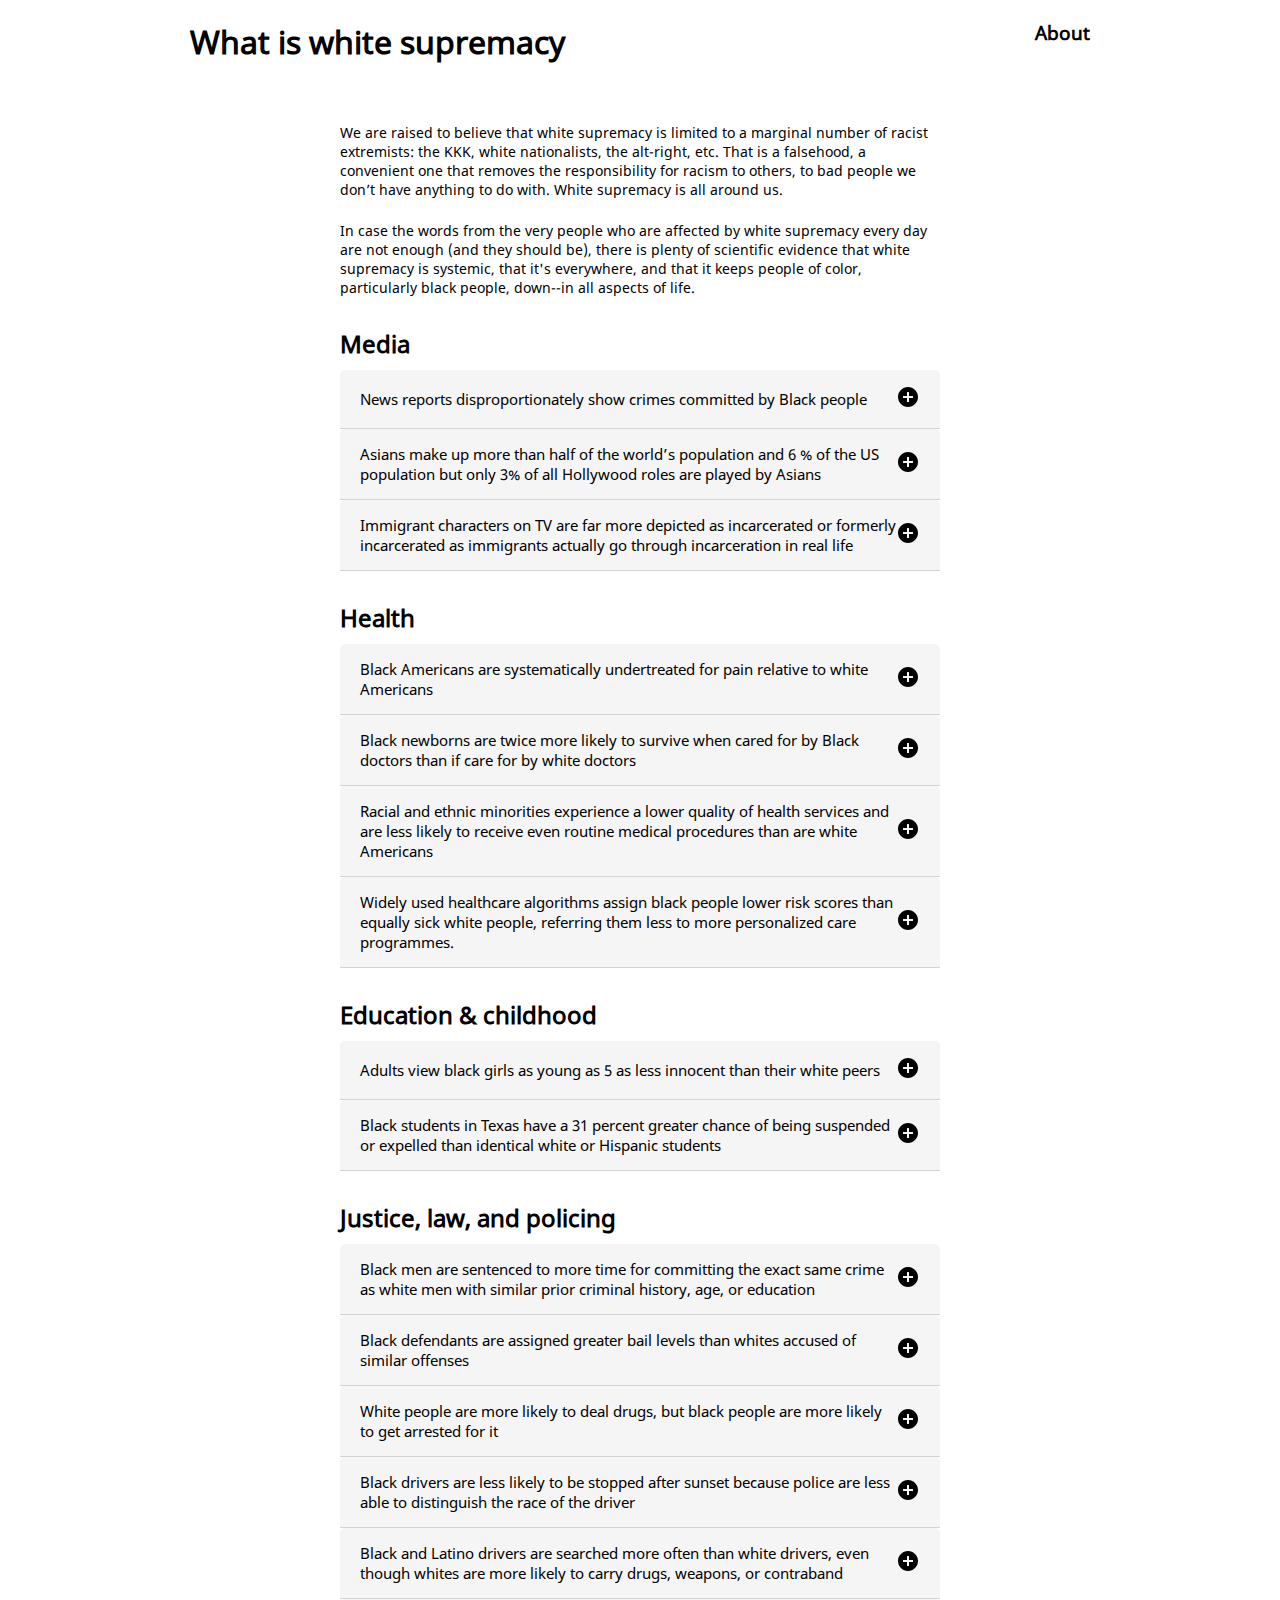
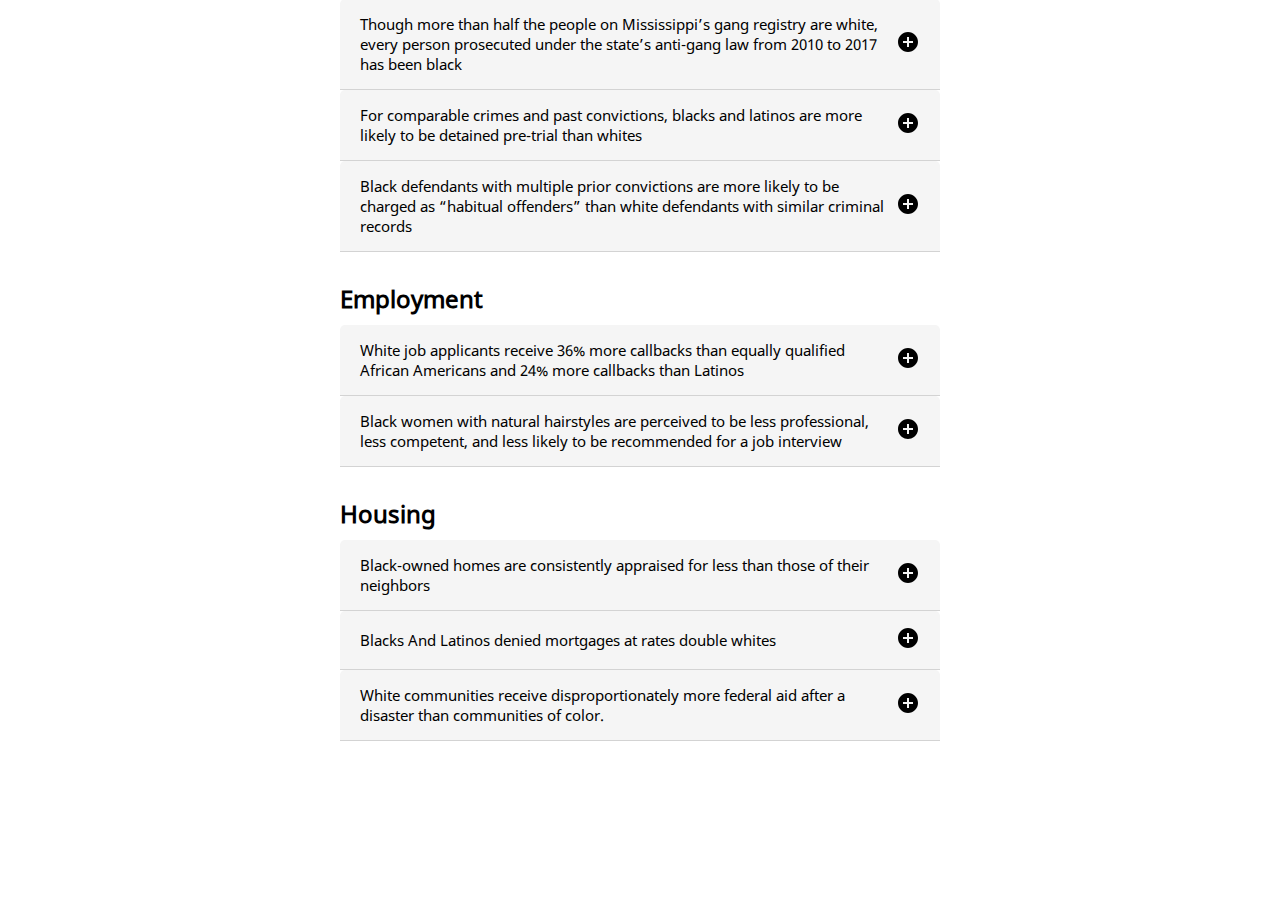
<file: index.html>
<!DOCTYPE html>

<html>

    <head>
        <link href="resources/css/main.css" rel="stylesheet">
        <meta name="viewport" content="width=device-width,initial-scale=1">
        <title>
            What is white supremacy
        </title>
    </head>

    <body>
        <nav>
            <h1><a href="/index.html">What is white supremacy</a></h1>

            <div id="menu">
                <h3><a href="./html/about.html">About</a></h3>
            </div>
        </nav>

        <div class="main">

            <div id="description">
                <p>We are raised to believe that white supremacy is limited to a marginal number of racist extremists: the KKK, white nationalists, the alt-right, etc. That is a falsehood, a convenient one that removes the responsibility for racism to others, to bad people we don’t have anything to do with. White supremacy is all around us.</p>
                <br>
                <p>In case the words from the very people who are affected by white supremacy every day are not enough (and they should be), there is plenty of scientific evidence that white supremacy is systemic, that it's everywhere, and that it keeps people of color, particularly black people, down--in all aspects of life.</p>
            </div>

<!--START MEDIA-->
            <div class="section">
                <h2>Media</h2>
            
                <div class="accordions">
                    <button class="accordion">News reports disproportionately show crimes committed by Black people</button>
                    <div class="accordion-content">
                        <div class="content">
                            <p>New York City local news stations are representing 3 out of every 4 criminals as Black (75%), when the NYPD’s actual Black arrest rate is only 2 out of 4 people (51%).</p>
                            <br>
                            <a target= _blank href="https://s3.amazonaws.com/s3.colorofchange.org/images/ColorOfChangeNewsAccuracyReportCardNYC.pdf">Full study (2015)</a>
                        </div>
                    </div>

                    <button class="accordion">Asians make up more than half of the world’s population and 6 % of the US population but only 3% of all Hollywood roles are played by Asians</button>
                    <div class="accordion-content">
                        <div class="content">
                            <p>Even though Asians, for example, make up more than half of the world’s population, and just under 6 % of the US population, only 3% of all roles in 2017 and 2018 were played by Asians.</p>
                             <br>
                            <a target= _blank href="https://socialsciences.ucla.edu/wp-content/uploads/2018/02/UCLA-Hollywood-Diversity-Report-2018-2-27-18.pdf">Full study (2018)</a>
                        </div>
                    </div>

                    <button class="accordion">Immigrant characters on TV are far more depicted as incarcerated or formerly incarcerated as immigrants actually go through incarceration in real life</button>
                    <div class="accordion-content">
                        <div class="content">
                            <p>In a study, ten percent of TV immigrants were connected with incarceration, meaning either they were depicted as currently incarcerated or there was a reference to previous or future incarceration. There is no reliable data on the percentage of immigrants who are incarcerated, but research from the CATO Institute shows that undocumented immigrants “are 47 percent less likely to be incarcerated than native-born Americans and legal immigrants are 78 percent less likely to be incarcerated than natives.”
                            </p>
                             <br>
                            <a target= _blank href="https://download.defineamerican.com/2020/09/Change-the-Narrative-Change-the-World.pdf">Full study (2018)</a>
                        </div>
                    </div>
<!--END MEDIA-->

<!--START HEALTH-->
            <div class="section">
                <h2>Health</h2>

                <div class="accordions">

                    <button class="accordion">Black Americans are systematically undertreated for pain relative to white Americans</button>
                    <div class="accordion-content">
                        <div class="content">
                            <p>Half of white medical trainees believe such myths as black people have thicker skin or less sensitive nerve endings than white people. Following from this belief,  Black patients are 22% less likely than white patients to receive any pain medication.</p>
                            <br>
                            <p><a target= _blank href="https://www.aamc.org/news-insights/how-we-fail-black-patients-pain">Read more</a> | <a target= _blank href="https://www.ncbi.nlm.nih.gov/pmc/articles/PMC4843483/">Full study (2016)</a> </p>
                        </div>
                    </div>

                    <button class="accordion">Black newborns are twice more likely to survive when cared for by Black doctors than if care for by white doctors</button>
                    <div class="accordion-content">
                        <div class="content">
                            <p>
                                Researchers analyzed data of 1.8 million hospital births in Florida, occurring between 1992 and 2015, and determined the race of the physicians who were in charge of the birth of each infant. 
                                <br>
                                The findings suggest that when Black physicians were in charge of the birth of Black babies, their mortality rate was cut in half; and when Black newborns were cared for by white doctors, they were about three times more likely to die in the hospital — when compared with white babies.
                            </p>
                            <br>
                            <p><a target= _blank href="https://www.nydailynews.com/news/national/ny-black-newborns-likely-survive-doctors-study-20200818-7sbpsebrbbhdda6enu5icgsgcm-story.html">Read more</a> | <a target= _blank href="https://www.pnas.org/content/117/35/21194">Full study (2020)</a> </p>
                        </div>
                    </div>

                    <button class="accordion">Racial and ethnic minorities experience a lower quality of health services and are less likely to receive even routine medical procedures than are white Americans</button>
                    <div class="accordion-content">
                        <div class="content">
                            <p>A large body of published research reveals that racial and ethnic minorities experience a lower quality of health services, and are less likely to receive even routine medical procedures than are white Americans.</p>
                            <br>
                            <p><b>Even when variations in such factors as insurance status, income, age, co-morbid conditions, and symptom expression are taken into account</b>, African Americans – and in some cases, Hispanics – are less likely to receive appropriate cardiac medication or to undergo coronary artery bypass surgery, are less likely to receive hemodialysis and kidney transplantation, and are likely to receive a lower quality of basic clinical services such as intensive care.</p>
                            <br>
                            <p><a target= _blank href="https://www.ncbi.nlm.nih.gov/books/NBK220355/">Summary</a> | <a target= _blank href="https://www.ncbi.nlm.nih.gov/books/NBK220358/">Full study (2002)</a> </p>
                        </div>
                    </div>

                    <button class="accordion">Widely used healthcare algorithms assign black people lower risk scores than equally sick white people, referring them less to more personalized care programmes.</button>
                    <div class="accordion-content">
                        <div class="content">
                            <p>An algorithm widely used in US hospitals was less likely to refer black people than white people who were equally sick to programmes that aim to improve care for patients with complex medical needs. Hospitals and insurers use the algorithm and others like it to help manage care for about 200 million people in the United States each year.</p>
                            <br>
                            <p>Remedying this disparity would increase the percentage of Black patients receiving additional help from 17.7 to 46.5%.</p>
                            <br>
                            <p><a target= _blank href="https://www.nature.com/articles/d41586-019-03228-6">Read more</a> | <a target= _blank href="https://www.science.org/lookup/doi/10.1126/science.aax2342">Full study (2019)</a></p>
                        </div>
                    </div>



<!--END HEALTH-->

<!--START EDUCATION & CHILDHOOD-->

            <div class="section">
                <h2>Education & childhood</h2>

                <div class="accordions">

                    <button class="accordion">Adults view black girls as young as 5 as less innocent than their white peers</button>
                    <div class="accordion-content">
                        <div class="content">
                            <p>A study by Georgetown Law’s Center on Poverty and Inequality finds that adults view black girls as less innocent and more adult-like than their white peers, especially in the age range of 5-14. The study applied statistical analysis to a survey of 325 adults from a variety of racial and ethnic backgrounds and educational levels across the United States.</p>
                            <br>
                            <p>The report reveals that adults think:</p>
                            <br>
                            <ul>
                                <li>Black girls seem older than white girls of the same age</li>
                                <li>Black girls need less nurturing than white girls</li>
                                <li>Black girls need less protection than white girls</li>
                                <li>Black girls need to be supported less than white girls</li>
                                <li>Black girls need to be comforted less than white girls</li>
                                <li>Black girls are more independent than white girls</li>
                                <li>Black girls know more about adult topics than white girls.</li>
                                <li>Black girls know more about sex than white girls.</li>                                
                            </ul>
                            <br>
                            <p><a target= _blank href="https://www.law.georgetown.edu/news/black-girls-viewed-as-less-innocent-than-white-girls-georgetown-law-research-finds-2/">Read more</a> | <a target= _blank href="https://www.law.georgetown.edu/poverty-inequality-center/wp-content/uploads/sites/14/2017/08/girlhood-interrupted.pdf">Full study (2017)</a> </p>
                        </div>
                    </div>

                    <button class="accordion">Black students in Texas have a 31 percent greater chance of being suspended or expelled than identical white or Hispanic students</button>
                    <div class="accordion-content">
                        <div class="content">
                            <p>The research team examined individual school records and school campus data pertaining to all seventh-grade public school students in Texas in 2000, 2001, and 2002. The study group size and rich datasets from the education and juvenile justice systems made it possible to conduct multivariate analyses. Using this approach, the researchers could control for 83 variables, effectively isolating the impact that independent factors had on the likelihood of a student’s being suspended and expelled.</p>
                            <br>
                            <p>Isolating the effect of race alone on disciplinary actions, they found that African-American students had a 31 percent higher likelihood of a school discretionary action, compared to otherwise identical white and Hispanic students.</p>
                            <br>
                            <p><a target= _blank href="https://knowledgecenter.csg.org/kc/system/files/Breaking_School_Rules.pdf">Full study (2011)</a> </p>
                        </div>
                    </div>

<!--END EDUCATION & CHILDHOOD-->

<!--START JUSTICE & LAW-->

            <div class="section">
                <h2>Justice, law, and policing</h2>

                <div class="accordions">

                    <button class="accordion">Black men are sentenced to more time for committing the exact same crime as white men with similar prior criminal history, age, or education</button>
                    <div class="accordion-content">
                        <div class="content">
                            <p>Black men who commit the same crimes as white men receive federal prison sentences that are, on average, nearly 20 percent longer, according to a report on sentencing disparities from the United States Sentencing Commission (USSC). These disparities were observed “after controlling for a wide variety of sentencing factors,” including age, education, citizenship, weapon possession and prior criminal history.</p>
                            <br>
                            <p><a target= _blank href="https://www.washingtonpost.com/news/wonk/wp/2017/11/16/black-men-sentenced-to-more-time-for-committing-the-exact-same-crime-as-a-white-person-study-finds/">Read more</a></p>
                        </div>
                    </div>

                    <button class="accordion">Black defendants are assigned greater bail levels than whites accused of similar offenses</button>
                    <div class="accordion-content">
                        <div class="content">
                            <p>Researchers analyzed bail in five large U.S. counties found that blacks received $7,000 higher bail than whites for violent crimes, $13,000 higher for drug crimes and $10,000 higher for crimes related to public order. These disparities were calculated after adjusting for the seriousness of the crime, criminal history and other variables.</p>
                            <br>
                            <p><a target= _blank href="https://papers.ssrn.com/sol3/papers.cfm?abstract_id=1990324">Full study (2011)</a> </p>
                        </div>
                    </div>

                    <button class="accordion">White people are more likely to deal drugs, but black people are more likely to get arrested for it</button>
                    <div class="accordion-content">
                        <div class="content">
                            <p>Blacks are far more likely than whites to be arrested for selling drugs (3.6 times more likely) or possessing drugs (2.5 times more likely). This is despite the fact that data from the 2012 National Survey on Drug Use and Health shows that 6.6 percent of white adolescents and young adults (aged 12 to 25) sold drugs, compared to just 5.0 percent of blacks (a 32 percent difference).</p>
                            <br>
                            <p><a target= _blank href="https://www.brookings.edu/blog/social-mobility-memos/2014/09/30/how-the-war-on-drugs-damages-black-social-mobility/">Read more</a></p>
                        </div>
                    </div>

                    <button class="accordion">Black drivers are less likely to be stopped after sunset because police are less able to distinguish the race of the driver</button>
                    <div class="accordion-content">
                        <div class="content">
                            <p>Researchers assessed racial disparities in policing in the United States by compiling and analyzing a dataset detailing nearly 100 million traffic stops carried out by 21 state patrol agencies and 35 municipal police departments over almost a decade. We found that black drivers were less likely to be stopped after sunset, when a ‘veil of darkness’ masks one’s race, suggesting bias in stop decisions: officers who engage in racial profiling are less able to identify a driver’s race after dark than during the day.</p>
                            <br>
                            <p><a target= _blank href="https://www.nature.com/articles/s41562-020-0858-1">Full study (2020)</a> </p>
                        </div>
                    </div>

                    <button class="accordion">Black and Latino drivers are searched more often than white drivers, even though whites are more likely to carry drugs, weapons, or contraband</button>
                    <div class="accordion-content">
                        <div class="content">
                            <p>During traffic stops, 24% of black drivers and passengers were searched, compared with 16% of Latinos and 5% of whites. Yet whites were found with drugs, weapons or other contraband in 20% of searches, compared with 17% for blacks and 16% for Latinos. The totals include both searches of the vehicles and pat-down searches of the occupants.</p>
                            <br>
                            <p><a target= _blank href="https://www.latimes.com/local/lanow/la-me-lapd-searches-20190605-story.html">Full analysis (2019)</a> </p>
                        </div>
                    </div>

                    <button class="accordion">Though more than half the people on Mississippi’s gang registry are white, every person prosecuted under the state’s anti-gang law from 2010 to 2017 has been black</button>
                    <div class="accordion-content">
                        <div class="content">
                            <p>In August 2017, the Mississippi Association of Gang Investigators said 53 percent of verified gang members in Mississipi are white. But journalists learnt that everyone arrested under the 2010 gang law through 2017 were African American.</p>
                            <br>
                            <p><a target= _blank href="https://www.jacksonfreepress.com/news/2018/mar/29/only-black-people-prosecuted-under-mississippi-gan/">Read more</a></p>
                        </div>
                    </div>

                    <button class="accordion">For comparable crimes and past convictions, blacks and latinos are more likely to be detained pre-trial than whites</button>
                    <div class="accordion-content">
                        <div class="content">
                            <p>Researchers looked at 222,542 cases in the New York County District Attorney’s Office in 2010-2011. When controlling for the influence of other factors, including charge seriousness and prior record, compared to white defendants, blacks were 10% more likely (odds ratio = 1.48), Latinos 3% more likely (odds ratio = 1.14), and Asians 21% less likely (odds ratio = 0.41) to be detained. Racial disparities in pretrial detention were particularly large for misdemeanor person offenses where blacks were 20% more likely than whites to be detained.</p>
                            <br>
                            <p><a target= _blank href="https://www.ncjrs.gov/pdffiles1/nij/grants/247227.pdf">Full report (2014)</a> </p>
                        </div>
                    </div>

                    <button class="accordion">Black defendants with multiple prior convictions are more likely to be charged as “habitual offenders” than white defendants with similar criminal records</button>
                    <div class="accordion-content">
                        <div class="content">
                            <p>Researchers who examined the application of the "habitual-offender" sentence enhancement for offenders in Florida in 1992 and 1993 found that black defendants with multiple prior convictions are 28 percent more likely to be charged as “habitual offenders” than white defendants with similar criminal records. The authors conclude that “assessments of dangerousness and culpability are linked to race and ethnicity, even after offense seriousness and prior record are controlled.”</p>
                            <br>
                            <p><a target= _blank href="http://citeseerx.ist.psu.edu/viewdoc/download?doi=10.1.1.821.8079&rep=rep1&type=pdf">Full study (2008)</a> </p>
                        </div>
                    </div>

<!--END JUSTICE & LAW-->

<!--START EMPLOYMENT-->

            <div class="section">
                <h2>Employment</h2>

                <div class="accordions">

                    <button class="accordion">White job applicants receive 36% more callbacks than equally qualified African Americans and 24% more callbacks than Latinos</button>
                    <div class="accordion-content">
                        <div class="content">
                            <p>Researchers looked at two kinds of experiments: résumé and in-person audits. In the first, researchers send out résumés with similar levels of education, experience, and so on, but the names differ so some résumés have a stereotypically black or Latino name and the others have a stereotypically white name. In the second, applicants go in-person to apply for a job; they each share similar qualifications, but some are white while others are black or brown.</p>
                            <br>
                            <p>
                                In total, the researchers produced 24 studies with 30 estimates of discrimination for black and Latino Americans, collectively representing more than 54,000 applications submitted for more than 25,000 positions.
                            </p>
                            <br>
                            <p>
                                They concluded that, on average, “white applicants receive 36% more callbacks than equally qualified African Americans” while “white applicants receive on average 24% more callbacks than Latinos.”
                            </p>
                            <br>
                            <p><a target= _blank href="https://www.vox.com/identities/2017/9/18/16307782/study-racism-jobs">Read more</a> | <a target= _blank href="https://www.pnas.org/content/early/2017/09/11/1706255114.full">Full study (2017)</a> </p>
                        </div>
                    </div>

                    <button class="accordion">Black women with natural hairstyles are perceived to be less professional, less competent, and less likely to be recommended for a job interview</button>
                    <div class="accordion-content">
                        <div class="content">
                            <p>Four studies demonstrated a bias against Black women with natural hairstyles in job recruitment. In Study 1, participants evaluated profiles of Black and White female job applicants across a variety of hairstyles. We found that Black women with natural hairstyles were perceived to be less professional, less competent, and less likely to be recommended for a job interview than Black women with straightened hairstyles and White women with either curly or straight hairstyles. We replicated these findings in a controlled experiment in Study 2. In Study 3A and 3B, we found Black women with natural hairstyles received more negative evaluations when they applied for a job in an industry with strong dress norms.</p>
                            <br>
                            <p><a target= _blank href="https://journals.sagepub.com/doi/abs/10.1177/1948550620937937?journalCode=sppa&">Full study (2020)</a> </p>
                        </div>
                    </div>

<!--END EMPLOYMENT-->

<!--START HOUSING-->

            <div class="section">
                <h2>Housing</h2>

                <div class="accordions">

                    <button class="accordion">Black-owned homes are consistently appraised for less than those of their neighbors</button>
                    <div class="accordion-content">
                        <div class="content">
                            <p>Even in mixed-race and predominantly white neighborhoods, Black homeowners say, their homes are consistently appraised for less than those of their neighbors, stymying their path toward building equity and further perpetuating income equality in the United States.</p>
                            <br>
                            <p><a target= _blank href="https://www.nytimes.com/2020/08/25/realestate/blacks-minorities-appraisals-discrimination.html">Read more</a></p>
                        </div>
                    </div>

                    <button class="accordion">Blacks And Latinos denied mortgages at rates double whites</button>
                    <div class="accordion-content">
                        <div class="content">
                            <p>The yearlong analysis, based on 31 million records, relied on techniques used by leading academics, the Federal Reserve and Department of Justice to identify lending disparities. It found a pattern of troubling denials for people of color across the country. That was true even when controlling for applicants' income, loan amount and neighborhood.</p>
                            <br>
                            <p><a target= _blank href="https://www.revealnews.org/article/for-people-of-color-banks-are-shutting-the-door-to-homeownership/">Read more</a></p>
                        </div>
                    </div>

                    <button class="accordion">White communities receive disproportionately more federal aid after a disaster than communities of color.</button>
                    <div class="accordion-content">
                        <div class="content">
                            <p>An NPR investigation found that white communities nationwide have disproportionately received more federal buyouts after a disaster than communities of color. Federal disaster aid is allocated based on a cost-benefit calculation meant to minimize taxpayer risk. That means money is not necessarily doled out to those who need it most but rather to those whose property is worth more — and to those who own property in the first place. That mirrors the existing <a target= _blank href="https://socialequity.duke.edu/sites/socialequity.duke.edu/files/site-images/FINAL%20COMPLETE%20REPORT_.pdf">racial wealth gap</a> in the United States.</p>
                            <br>
                            <p>
                                NPR analyzed records from a Federal Emergency Management Agency database of more than 40,000 property acquisitions, or "buyouts," funded by the agency from 1989 through 2017. The program buys homes from eligible homeowners who opt in. It then turns those lots into open space.
                            </p>
                            <br>
                            <p>
                                Our analysis shows that most of the buyouts in the FEMA database happened in neighborhoods that were more than 85 percent white and non-Hispanic, even though disasters affect all kinds of communities. For context, the U.S. is 62 percent white and non-Hispanic.
                            </p>
                            <br>
                            <p><a target= _blank href="http://NPR%20analyzed%20records%20from%20a%20Federal%20Emergency%20Management%20Agency%20database%20of%20more%20than%2040,000%20property%20acquisitions,%20or">Read more</a></p>
                        </div>
                    </div>

<!--END HOUSING-->

<!--SAMPLE ACCORDION ITEM

                    <button class="accordion">Title</button>
                    <div class="accordion-content">
                        <div class="content">
                            <p>Description.</p>
                            <br>
                            <p><a target= _blank href="#">Read more</a> | <a target= _blank href="#">Full study (2016)</a> </p>
                        </div>
                    </div>

-->

                
                </div>
            
            </div>
        </div>

        <script src="resources/js/accordion.js"></script>

    </body>

</html>
</file>
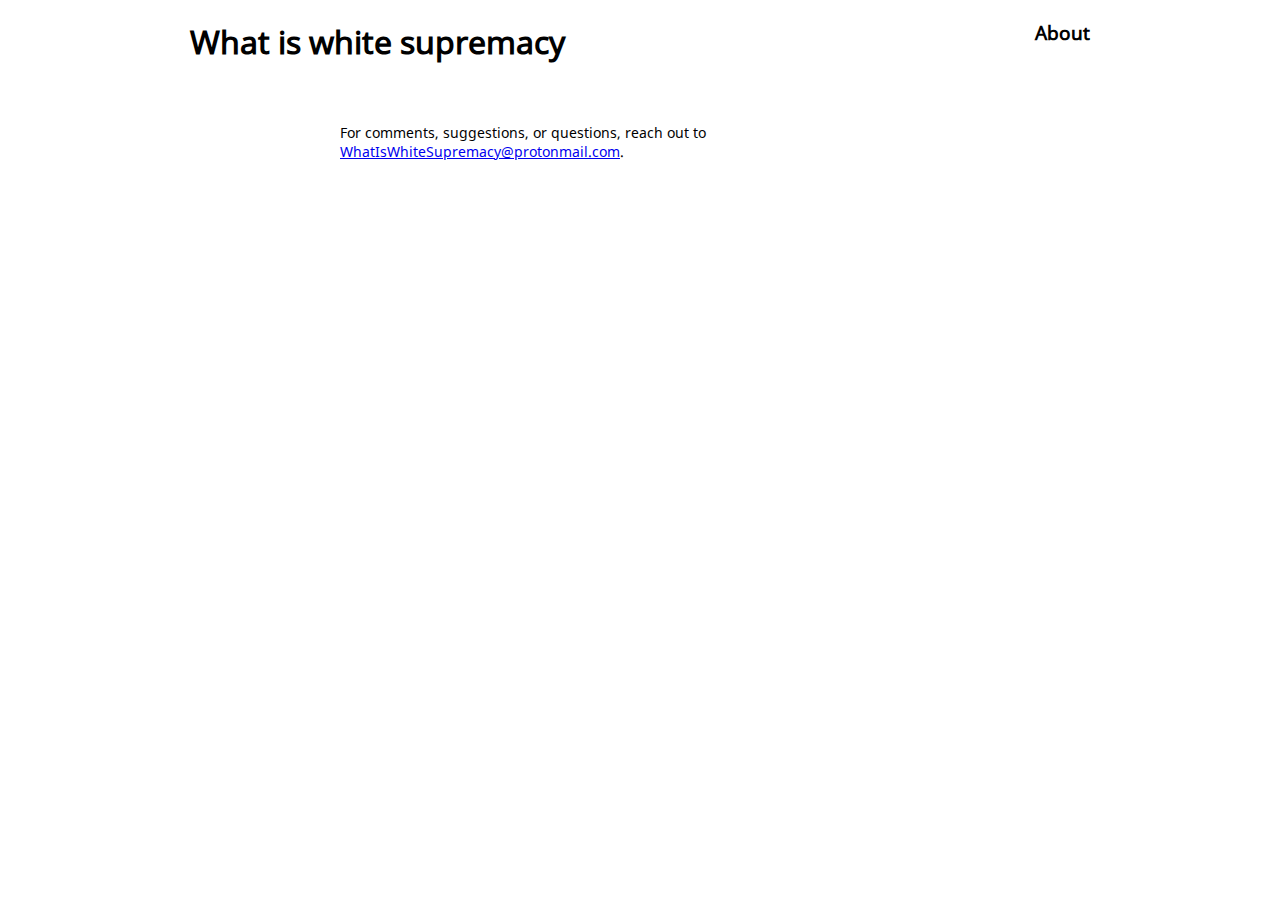
<file: html/about.html>
<html>

    <head>
        <link href="../resources/css/main.css" rel="stylesheet">
        <meta name="viewport" content="width=device-width,initial-scale=1">
        <title>
            What is white supremacy
        </title>
    </head>

    <body>
        <nav>
            <h1><a href="../index.html">What is white supremacy</a></h1>

            <div id="menu">
                <h3><a href="./html/about.html">About</a></h3>
            </div>
        </nav>

        <div class="main">
            <p>
                For comments, suggestions, or questions, reach out to <a href="mailto:WhatIsWhiteSupremacy@protonmail.com">WhatIsWhiteSupremacy@protonmail.com</a>.
            </p>
        </div>

    </body>

</html>
</file>
<file: resources/css/main.css>
/* SITE WIDE STYLES */

@font-face {
    font-family: "NotoSans-Regular";
    src: url(/resources/fonts/NotoSans-Regular.ttf) format("truetype");
}

* {
    margin: 0;
    padding: 0;
    box-sizing: border-box;
    font-family: NotoSans-Regular, sans-serif;
}

p {
    font-size: 14px;
}

body {
    display: flex;
    flex-direction: column;
    max-width: 900px;
    margin: auto;
}

nav {
    display: flex;
    justify-content: space-between;
    margin-top: 20px;
    margin-bottom: 20px;
}

nav a {
    text-decoration: none;
    color: black;
}

.main {
    display: flex;
    flex-direction: column;
    max-width: 600px;
    margin: auto;
    padding: 40px 0px 50px 0px;
}

/* HOMEPAGE */

.section {
    display: flex;
    flex-direction: column;
    margin-top: 20px;
    margin-bottom: 20px;
}

.section h2 {
    margin-top: 10px;
    margin-bottom: 10px;
}

button.accordion {
    display: flex;
    align-items: center;
    justify-content: space-between;
    text-align: left;
    width: 100%;
    background-color: whitesmoke;
    border: none;
    border-bottom: 1px solid lightgrey;
    outline: none;
    padding: 15px 20px;
    font-size: 15px;
    cursor: pointer;
    transition: background-color 0.2s linear;
    border-radius: 5px 5px 0px 0px;
}

button.accordion::after {
    content: url(/resources/img/plus.svg);
}

button.accordion.is-open::after {
    content: url(/resources/img/minus.svg);
}

button.accordion:hover, button.item.is-open {
    background-color: #ddd;
}

button.accordion.is-open:hover {
    background-color: darkgray;
}

.accordion-content {
    padding: 0px 20px;
    border-left: 1px solid whitesmoke;
    border-right: 1px solid whitesmoke;
    max-height: 0;
    overflow: hidden;
    transition: max-height 0.2s ease-in-out;
}

.content {
    padding: 15px 0px;
    font-size: 14px;
}
</file>
